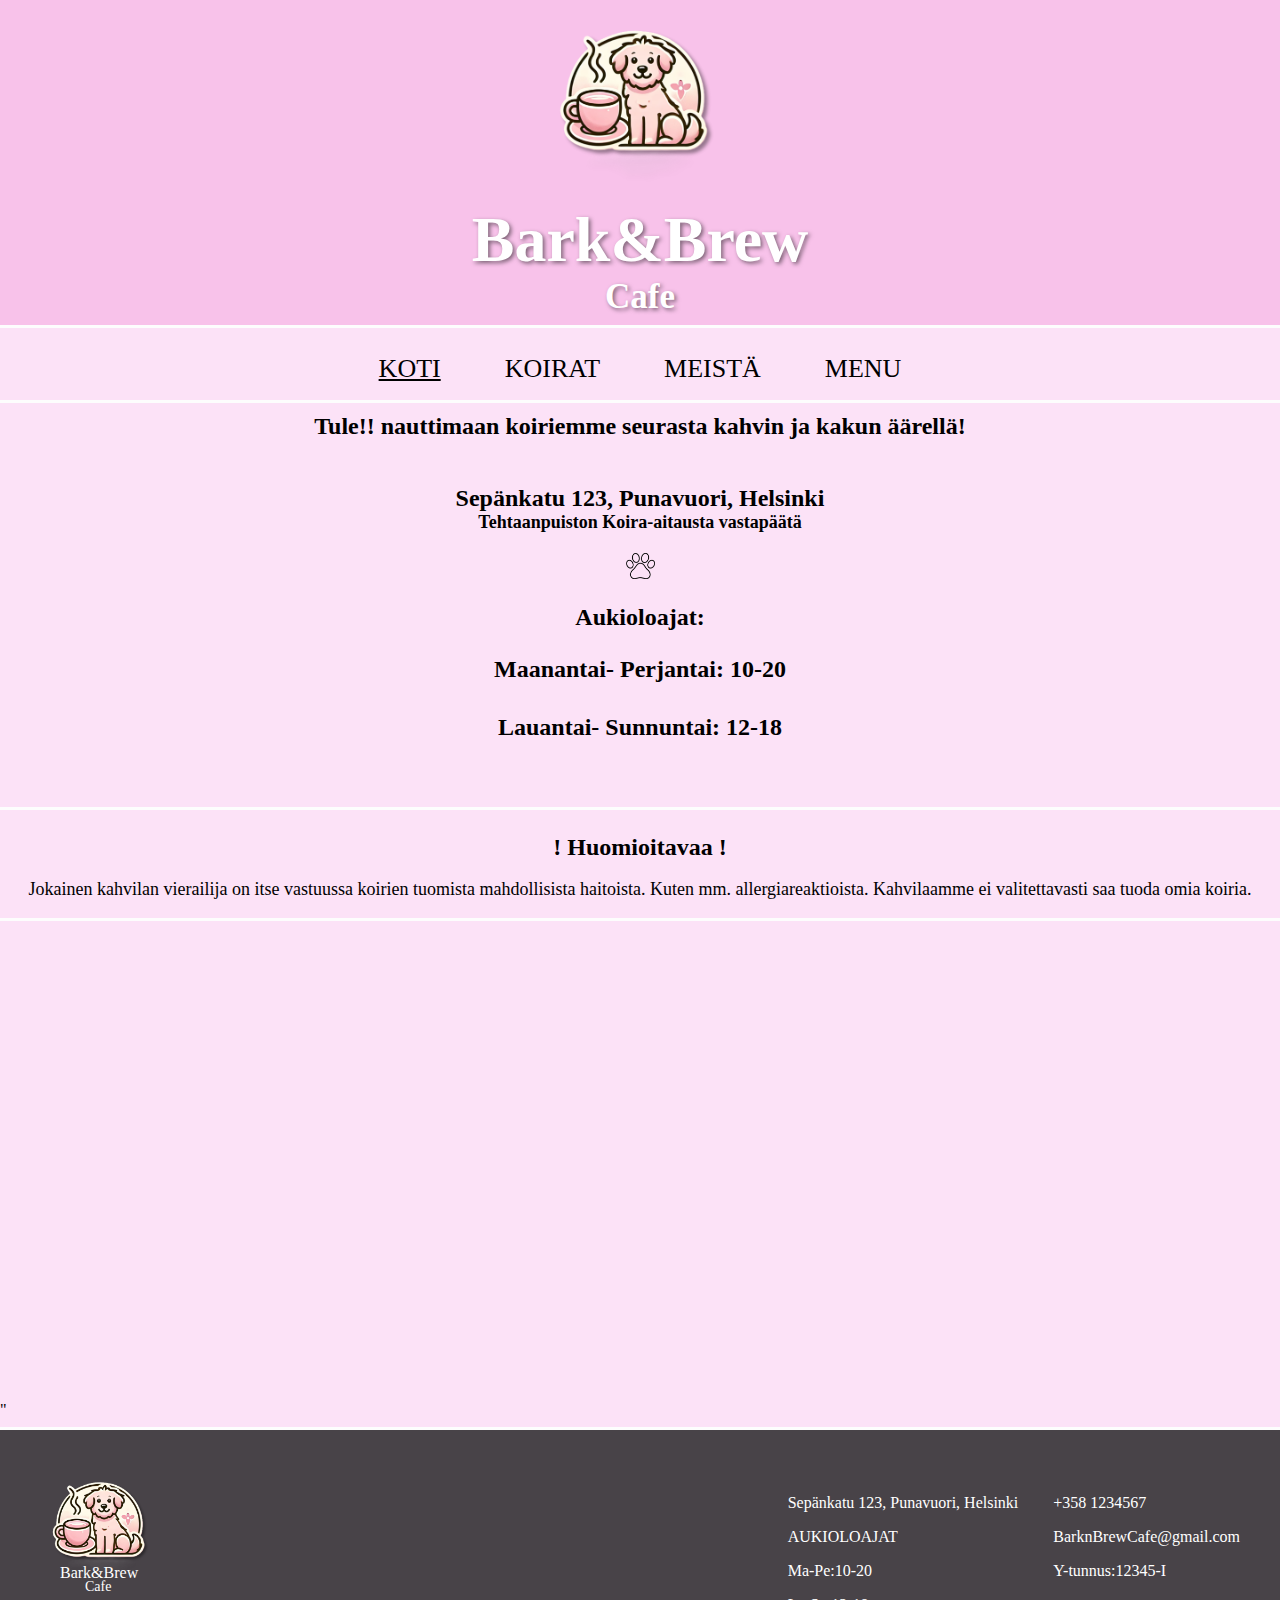
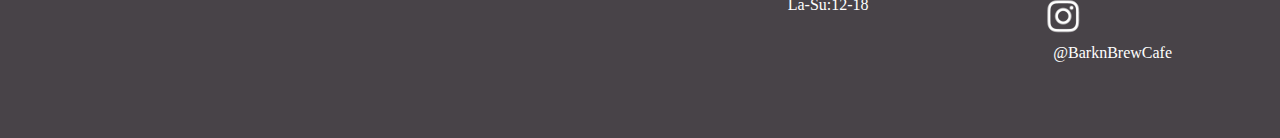
<file: BarknBrew Cafe/index.html>
<!DOCTYPE html>
<html lang="fi">
<head>
    <meta charset="UTF-8">
    <meta name="viewport" content="width=device-width, initial-scale=1.0">
    <title>Bark&Brew</title>
    <link rel="stylesheet" href="barknbrew.css">
</head>
<body>
    <header>
        <img src="barknbrewlogo2.png"alt="barknbrewlogo2" class="logo">
        <h1>Bark&amp;Brew</h1>
        <h2 class="cafe">Cafe</h2>
        <hr>
      </header>
  
      <nav>
        <p class="nav">
          <center>
            <a style="font-size: 26px;"href=""class="active">KOTI</a>
            &nbsp;&nbsp;&nbsp;&nbsp;&nbsp;&nbsp;&nbsp;&nbsp; &nbsp;&nbsp;&nbsp;&nbsp;&nbsp;
            <a style="font-size: 26px;" href="">KOIRAT</a>
            &nbsp;&nbsp;&nbsp;&nbsp;&nbsp;&nbsp;&nbsp;&nbsp; &nbsp;&nbsp;&nbsp;&nbsp;&nbsp;
            <a style="font-size: 26px;"href="">MEISTÄ</a>
            &nbsp;&nbsp;&nbsp;&nbsp;&nbsp;&nbsp;&nbsp;&nbsp; &nbsp;&nbsp;&nbsp;&nbsp;&nbsp;
            <a style="font-size: 26px;"href="">MENU</a>
          </center>
        </p>
      </nav>
      <hr>


    <h2 class="tervetuloa">Tule!! nauttimaan koiriemme seurasta kahvin ja kakun äärellä! </h2>
 <h2>Sepänkatu 123, Punavuori, Helsinki</h2>
<h3 class="teht">Tehtaanpuiston Koira-aitausta vastapäätä</h3>

<img src="paw2.png" alt="koiran tassu" class="paw">

    <h5 class="auki">Aukioloajat:</h5>
    <h5 class="mape">Maanantai- Perjantai:  10-20</h5>
    <h5 class="lasu">Lauantai- Sunnuntai: 12-18</h5>

    &nbsp;
    &nbsp;
</section>

<section class="section">
<hr>
    <h3>! Huomioitavaa !</h3>
    <p class="huom">Jokainen kahvilan vierailija on itse vastuussa koirien tuomista mahdollisista haitoista. Kuten mm. allergiareaktioista. Kahvilaamme ei valitettavasti saa tuoda omia koiria.</p>
    <hr>
</section>
    <div class="row">
    &nbsp;
    <iframe src="https://www.google.com/maps/embed?pb=!1m18!1m12!1m3!1d1063.9289560792722!2d24.936566113333583!3d60.15818839549972!2m3!1f0!2f0!3f0!3m2!1i1024!2i768!4f13.1!3m3!1m2!1s0x46920bb6edcf86a1%3A0xbfea0bf8d2d58d35!2sTehtaanpuiston%20koira-aitaus!5e0!3m2!1sfi!2sfi!4v1727865669728!5m2!1sfi!2sfi" width="600" height="450" style="border:0;" allowfullscreen="" loading="lazy" referrerpolicy="no-referrer-when-downgrade"></iframe>"



    


 <footer>
  <hr>
  <div class=" footercontainer">

<div class="footerinformation">   

<p>+358 1234567 </p>
<p>BarknBrewCafe@gmail.com</p>
<p>Y-tunnus:12345-I</p> 
<img class="iglogo" src="iglogo3.png" alt="iglogo">
 &nbsp;
<p class="username">@BarknBrewCafe</p>

       </div> 
      
    <footer>
    <div class="footermedia">
        <img class="footerlogo"src="barknbrewlogo2.png" alt="barknbrewlogo2">
        <p class="bnb">Bark&Brew</p>
        <p class="bnb2">Cafe</p>
    </div>

    <div class="aukiolofooter">
        <p>Sepänkatu 123, Punavuori, Helsinki</p>
    <p>AUKIOLOAJAT</p>
        <p>Ma-Pe:10-20</p>
        <p>La-Su:12-18</p>
    </div>

 </div>
    </footer>
</body>
</html>
</file>
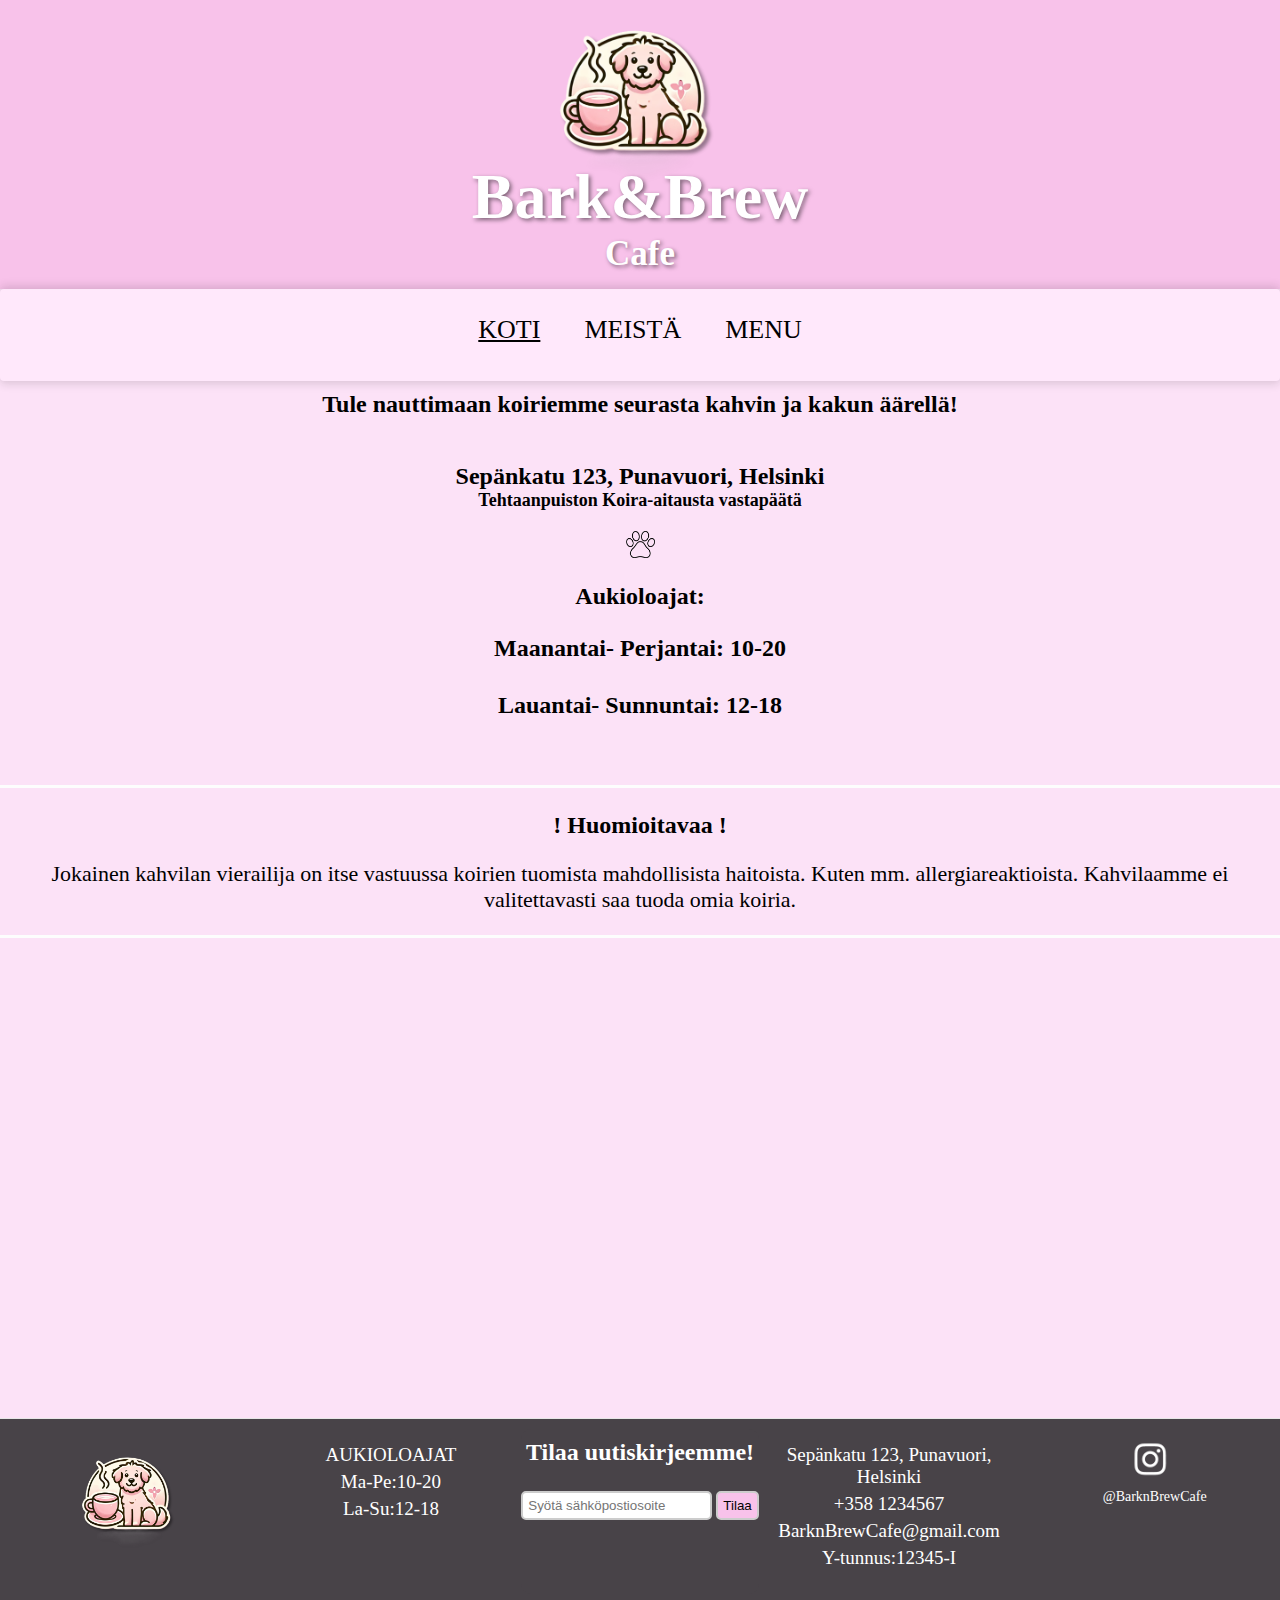
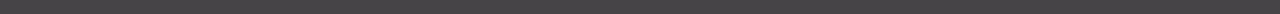
<file: BarknBrewCafe/index.html>
<!DOCTYPE html>
<html lang="fi">
<head>
    <meta charset="UTF-8">
    <meta name="viewport" content="width=device-width, initial-scale=1.0">
    <title>Bark&ampBrew Cafe</title>
    <link rel="stylesheet" href="barknbrew.css">
    <link rel="icon" href="barknbrewlogo.png" type="image/png">
</head>
<body>
    <header>
        <img src="barknbrewlogo2.png"alt="barknbrewlogo2" class="logo">
        <h1>Bark&amp;Brew</h1>
        <h2 class="cafe">Cafe</h2>
      </header>
  
      <nav>
        <p class="nav">
            <a style="font-size: 26px;"href="https://bhq683.github.io/BarknBrewCafe/"class="active">KOTI</a>
            <a style="font-size: 26px;"href="https://bhq683.github.io/BarknBrewCafe/meista.html">MEISTÄ</a>
            <a style="font-size: 26px;"href="https://bhq683.github.io/BarknBrewCafe/menu.html">MENU</a>
        </p>
      </nav>

      <div id="clock" class="clock"></div> <!-- Tämä on kellon elementti -->
    <h2 class="tervetuloa">Tule nauttimaan koiriemme seurasta kahvin ja kakun äärellä! </h2>
 <h2>Sepänkatu 123, Punavuori, Helsinki</h2>
<h3 class="teht">Tehtaanpuiston Koira-aitausta vastapäätä</h3>
<img src="paw2.png" alt="koiran tassu" class="paw">

    <h5 class="auki">Aukioloajat:</h5>
    <h5 class="mape">Maanantai- Perjantai:  10-20</h5>
    <h5 class="lasu">Lauantai- Sunnuntai: 12-18</h5>

    &nbsp;
    &nbsp;
</section>

<script src="script.js"></script>
<section class="section">

<hr>
    <h3>! Huomioitavaa !</h3>
    <p class="huom">Jokainen kahvilan vierailija on itse vastuussa koirien tuomista mahdollisista haitoista. Kuten mm. allergiareaktioista. Kahvilaamme ei valitettavasti saa tuoda omia koiria.</p>
    <hr>
</section>

    <div class="row">
    &nbsp;
    <iframe src="https://www.google.com/maps/embed?pb=!1m18!1m12!1m3!1d1063.9289560792722!2d24.936566113333583!3d60.15818839549972!2m3!1f0!2f0!3f0!3m2!1i1024!2i768!4f13.1!3m3!1m2!1s0x46920bb6edcf86a1%3A0xbfea0bf8d2d58d35!2sTehtaanpuiston%20koira-aitaus!5e0!3m2!1sfi!2sfi!4v1727865669728!5m2!1sfi!2sfi" 
    width="600" height="450" style="border:0;" allowfullscreen="" loading="lazy" referrerpolicy="no-referrer-when-downgrade"></iframe>
 
    <footer>
      <div class="footer-section footer media">
          <img class="footerlogo"src="barknbrewlogo2.png" alt="barknbrewlogo2">
      </div>
      <div class="footer-section aukiolofooter">
          <p>AUKIOLOAJAT</p>
          <p>Ma-Pe:10-20</p>
          <p>La-Su:12-18</p>
      </div>

      <div class="newsletter">
        <h2>Tilaa uutiskirjeemme!</h2>
        <form id="newsletterForm">
            <input type="email" id="email" placeholder="Syötä sähköpostiosoite" required>
            <button type="submit">Tilaa</button>
        </form>
        <div id="message"></div>
    </div>
    <script src="script.js"></script>
      <div class="footer-section footerinformation">
          <p>Sepänkatu 123, Punavuori, Helsinki</p>
          <p>+358 1234567 </p>
          <p>BarknBrewCafe@gmail.com</p>
          <p>Y-tunnus:12345-I</p> 
      </div>
      <div class="footer-section footerinstagram">
          <img class="iglogo" src="iglogo3.png" alt="iglogo">
          <p class="username">@BarknBrewCafe</p>
      </div>
     
  </footer>
  <script src="script.js"></script>
</body>
</html>
</file>
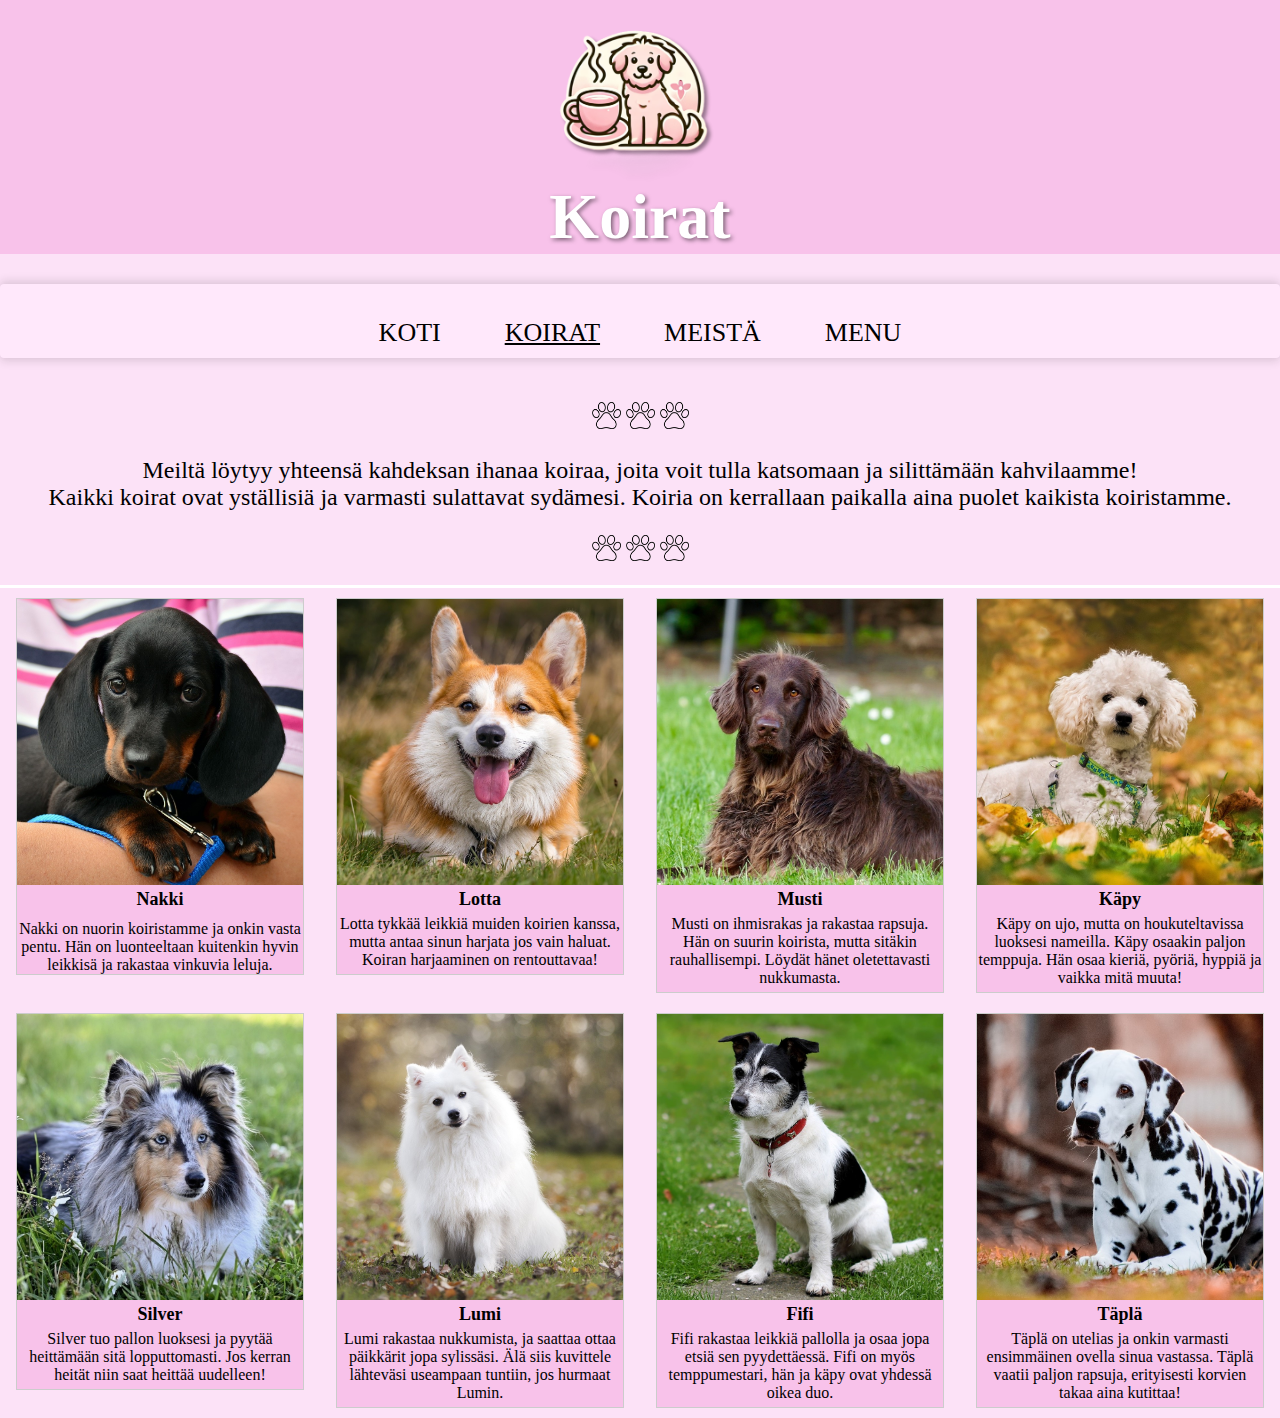
<file: BarknBrew Cafe/koirat.html>
<!DOCTYPE html>
<html lang="fi">
<head>
    <meta charset="UTF-8">
    <meta name="viewport" content="width=device-width, initial-scale=1.0">
    <title>Dogs</title>
    <link rel="stylesheet" href="styledogs.css">

</head>
<body>
    <header>
      <img src="barknbrewlogo2.png"alt="barknbrewlogo2" class="logo">
      <h1>Koirat</h1>
    </header>
    <nav>
      <p class="nav">
        <center>
          <a style="font-size: 26px;"href="https://bhq679.github.io/BarknBrewCafe/">KOTI</a>
          &nbsp;&nbsp;&nbsp;&nbsp;&nbsp;&nbsp;&nbsp;&nbsp; &nbsp;&nbsp;&nbsp;&nbsp;&nbsp;
          <a style="font-size: 26px;" href="https://bhq679.github.io/BarknBrewCafe/koirat.html" class="active" >KOIRAT</a>
          &nbsp;&nbsp;&nbsp;&nbsp;&nbsp;&nbsp;&nbsp;&nbsp; &nbsp;&nbsp;&nbsp;&nbsp;&nbsp;
          <a style="font-size: 26px;"href="https://bhq679.github.io/BarknBrewCafe/meista.html">MEISTÄ</a>
          &nbsp;&nbsp;&nbsp;&nbsp;&nbsp;&nbsp;&nbsp;&nbsp; &nbsp;&nbsp;&nbsp;&nbsp;&nbsp;
          <a style="font-size: 26px;"href="https://bhq679.github.io/BarknBrewCafe/menu.html">MENU</a>
        </center>
      </nav>
      </p>
    <img src="paw2.png" alt="koiran tassu" class="paw">
    <img src="paw2.png" alt="koiran tassu" class="paw">
    <img src="paw2.png" alt="koiran tassu" class="paw">

    <p> Meiltä löytyy yhteensä kahdeksan ihanaa koiraa,
      joita voit tulla katsomaan ja silittämään kahvilaamme!<br>
      Kaikki koirat ovat yställisiä ja varmasti sulattavat sydämesi.
     Koiria on kerrallaan paikalla aina puolet kaikista koiristamme.
    </p>
    <img src="paw2.png" alt="koiran tassu" class="paw2">
    <img src="paw2.png" alt="koiran tassu" class="paw2">
    <img src="paw2.png" alt="koiran tassu" class="paw2">
    <hr>

    <div class="responsive">
        <div class="gallery">
            <img src="koira1.jpg" alt="koira1" width="400" height="400">
          <div class="nimi"> Nakki</div>
          <div class="desc"></div> Nakki on nuorin koiristamme 
            ja onkin vasta pentu. Hän on luonteeltaan kuitenkin hyvin leikkisä 
          ja rakastaa vinkuvia leluja. </div>
        </div>
      </div>
      
      
      <div class="responsive">
        <div class="gallery">
            <img src="koira2.jpg" alt="koira2" width="400" height="400">
          <div class="nimi"> Lotta</div>
          <div class="desc"> Lotta tykkää leikkiä muiden koirien kanssa,
             mutta antaa sinun harjata jos vain haluat.
              Koiran harjaaminen on rentouttavaa!</div>
        </div>
      </div>

      <div class="responsive">
        <div class="gallery">
            <img src="koira3.jpg" alt="koira3" width="400" height="400">
          <div class="nimi"> Musti</div>
          <div class="desc"> Musti on ihmisrakas ja rakastaa rapsuja.
          Hän on suurin koirista, mutta sitäkin rauhallisempi.
        Löydät hänet oletettavasti nukkumasta.</div>
        </div>
      </div>
  
      <div class="responsive">
        <div class="gallery">
            <img src="koira4.jpg" alt="koira4" width="400" height="400">
          <div class="nimi"> Käpy</div>
          <div class="desc"> Käpy on ujo, mutta on houkuteltavissa
             luoksesi nameilla. Käpy osaakin paljon temppuja.
            Hän osaa kieriä, pyöriä, hyppiä ja vaikka mitä muuta!</div>
        </div>
      </div>

      <div class="responsive">
        <div class="gallery">
            <img src="koira5.jpg" alt="koira5" width="400" height="400">
          <div class="nimi"> Silver</div>
          <div class="desc"> Silver tuo pallon luoksesi
             ja pyytää heittämään sitä lopputtomasti.
              Jos kerran heität niin saat heittää uudelleen!</div>
        </div>
      </div>

      <div class="responsive">
        <div class="gallery">
            <img src="koira6.jpg" alt="koira6" width="400" height="400">
          <div class="nimi"> Lumi</div>
          <div class="desc">Lumi rakastaa nukkumista,
             ja saattaa ottaa päikkärit jopa sylissäsi.
             Älä siis kuvittele lähteväsi useampaan tuntiin, jos hurmaat
            Lumin.</div>
        </div>
      </div>

      <div class="responsive">
        <div class="gallery">
            <img src="koira7.jpg" alt="koira7" width="400" height="400">
          <div class="nimi"> Fifi</div>
          <div class="desc"> Fifi rakastaa leikkiä pallolla
             ja osaa jopa etsiä sen pyydettäessä. Fifi on myös temppumestari,
             hän ja käpy ovat yhdessä oikea duo.
             </div>
        </div>
      </div>

      <div class="responsive">
        <div class="gallery">
            <img src="koira8.jpg" alt="koira8" width="400" height="400">
          <div class="nimi"> Täplä</div>
          <div class="desc">Täplä on utelias
             ja onkin varmasti ensimmäinen ovella sinua vastassa.
            Täplä vaatii paljon rapsuja, erityisesti korvien takaa
          aina kutittaa!</div>
        </div>
      </div>
</body>
</html>
</file>
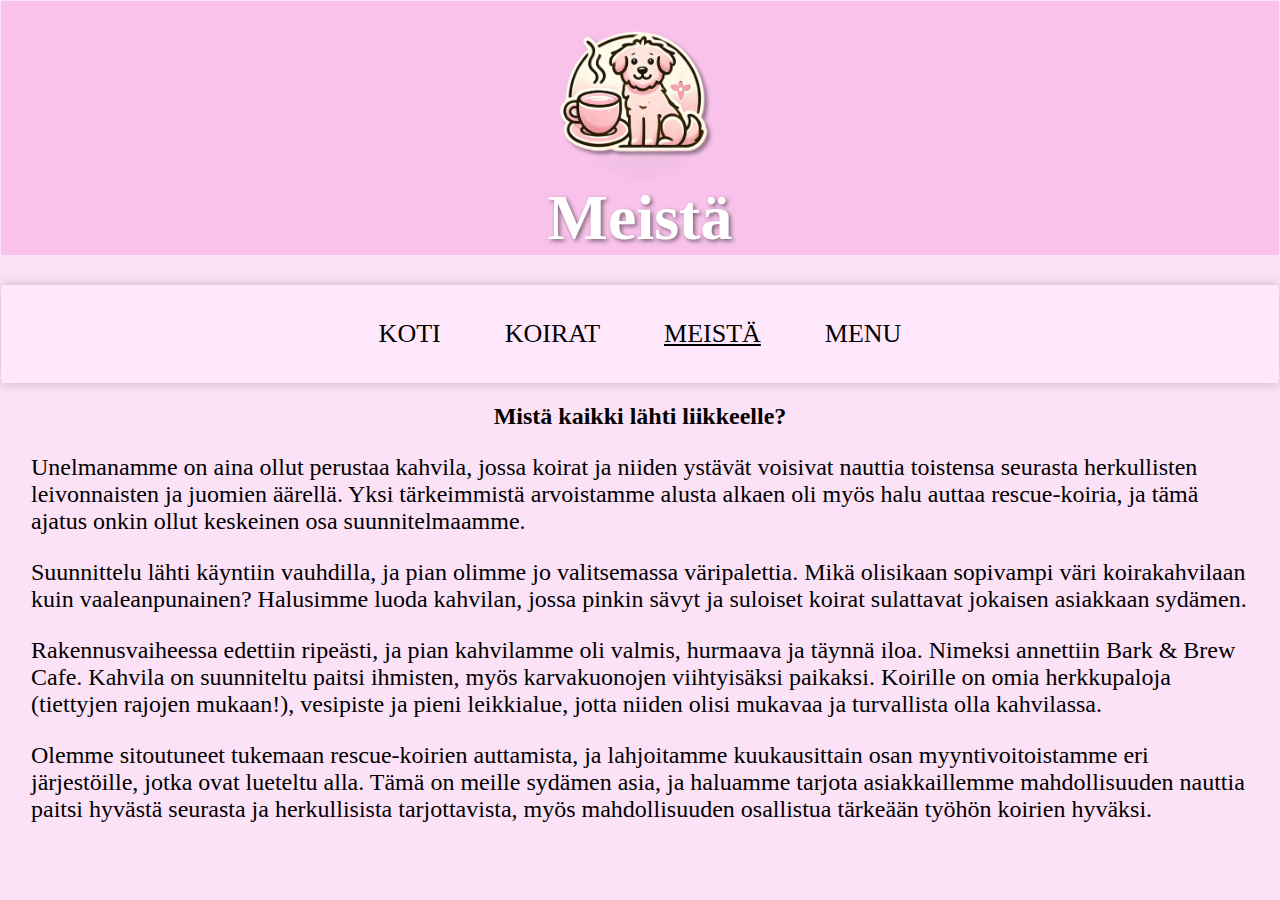
<file: BarknBrew Cafe/meista.html>
<!DOCTYPE html>
<html lang="fi">
<head>
    <meta charset="UTF-8">
    <meta name="viewport" content="width=device-width, initial-scale=1.0">
    <title>Meistä</title>
    <link rel="stylesheet" href="stylemeista.css">
</head>
<body>
    <header>
        <img src="barknbrewlogo2.png"alt="barknbrewlogo2" class="logo">
        <h1>Meistä</h1>
      </header>
  
      <nav>
        <p class="nav">
          <center>
            <a style="font-size: 26px;"href="https://bhq679.github.io/BarknBrewCafe/">KOTI</a>
            &nbsp;&nbsp;&nbsp;&nbsp;&nbsp;&nbsp;&nbsp;&nbsp; &nbsp;&nbsp;&nbsp;&nbsp;&nbsp;
            <a style="font-size: 26px;" href="https://bhq679.github.io/BarknBrewCafe/koirat.html">KOIRAT</a>
            &nbsp;&nbsp;&nbsp;&nbsp;&nbsp;&nbsp;&nbsp;&nbsp; &nbsp;&nbsp;&nbsp;&nbsp;&nbsp;
            <a style="font-size: 26px;"href="https://bhq679.github.io/BarknBrewCafe/meista.html"class="active">MEISTÄ</a>
            &nbsp;&nbsp;&nbsp;&nbsp;&nbsp;&nbsp;&nbsp;&nbsp; &nbsp;&nbsp;&nbsp;&nbsp;&nbsp;
            <a style="font-size: 26px;"href="https://bhq679.github.io/BarknBrewCafe/menu.html">MENU</a>
          </center>
        </p>
      </nav>


 <h2>Mistä kaikki lähti liikkeelle?</h2>
 <p>Unelmanamme on aina ollut perustaa kahvila,
   jossa koirat ja niiden ystävät voisivat nauttia toistensa seurasta herkullisten leivonnaisten
    ja juomien äärellä. Yksi tärkeimmistä arvoistamme alusta alkaen oli myös halu auttaa rescue-koiria,
     ja tämä ajatus onkin ollut keskeinen osa suunnitelmaamme.
 </p>
 <p>Suunnittelu lähti käyntiin vauhdilla, ja pian olimme jo valitsemassa väripalettia.
   Mikä olisikaan sopivampi väri koirakahvilaan kuin vaaleanpunainen? Halusimme luoda kahvilan,
    jossa pinkin sävyt ja suloiset koirat sulattavat jokaisen asiakkaan sydämen.
 </p>
<p> Rakennusvaiheessa edettiin ripeästi, ja pian kahvilamme oli valmis, hurmaava
   ja täynnä iloa. Nimeksi annettiin Bark & Brew Cafe. Kahvila on suunniteltu paitsi ihmisten, myös karvakuonojen viihtyisäksi paikaksi.
    Koirille on omia herkkupaloja (tiettyjen rajojen mukaan!), vesipiste ja pieni leikkialue, jotta
    niiden olisi mukavaa ja turvallista olla kahvilassa.
   </p>
<p> Olemme sitoutuneet tukemaan rescue-koirien auttamista,
   ja lahjoitamme kuukausittain osan myyntivoitoistamme eri järjestöille, jotka ovat lueteltu alla. 
   Tämä on meille sydämen asia, ja haluamme tarjota asiakkaillemme mahdollisuuden nauttia paitsi
    hyvästä seurasta ja herkullisista tarjottavista, myös mahdollisuuden osallistua
     tärkeään työhön koirien hyväksi. </p>

</body>
</html>
</file>
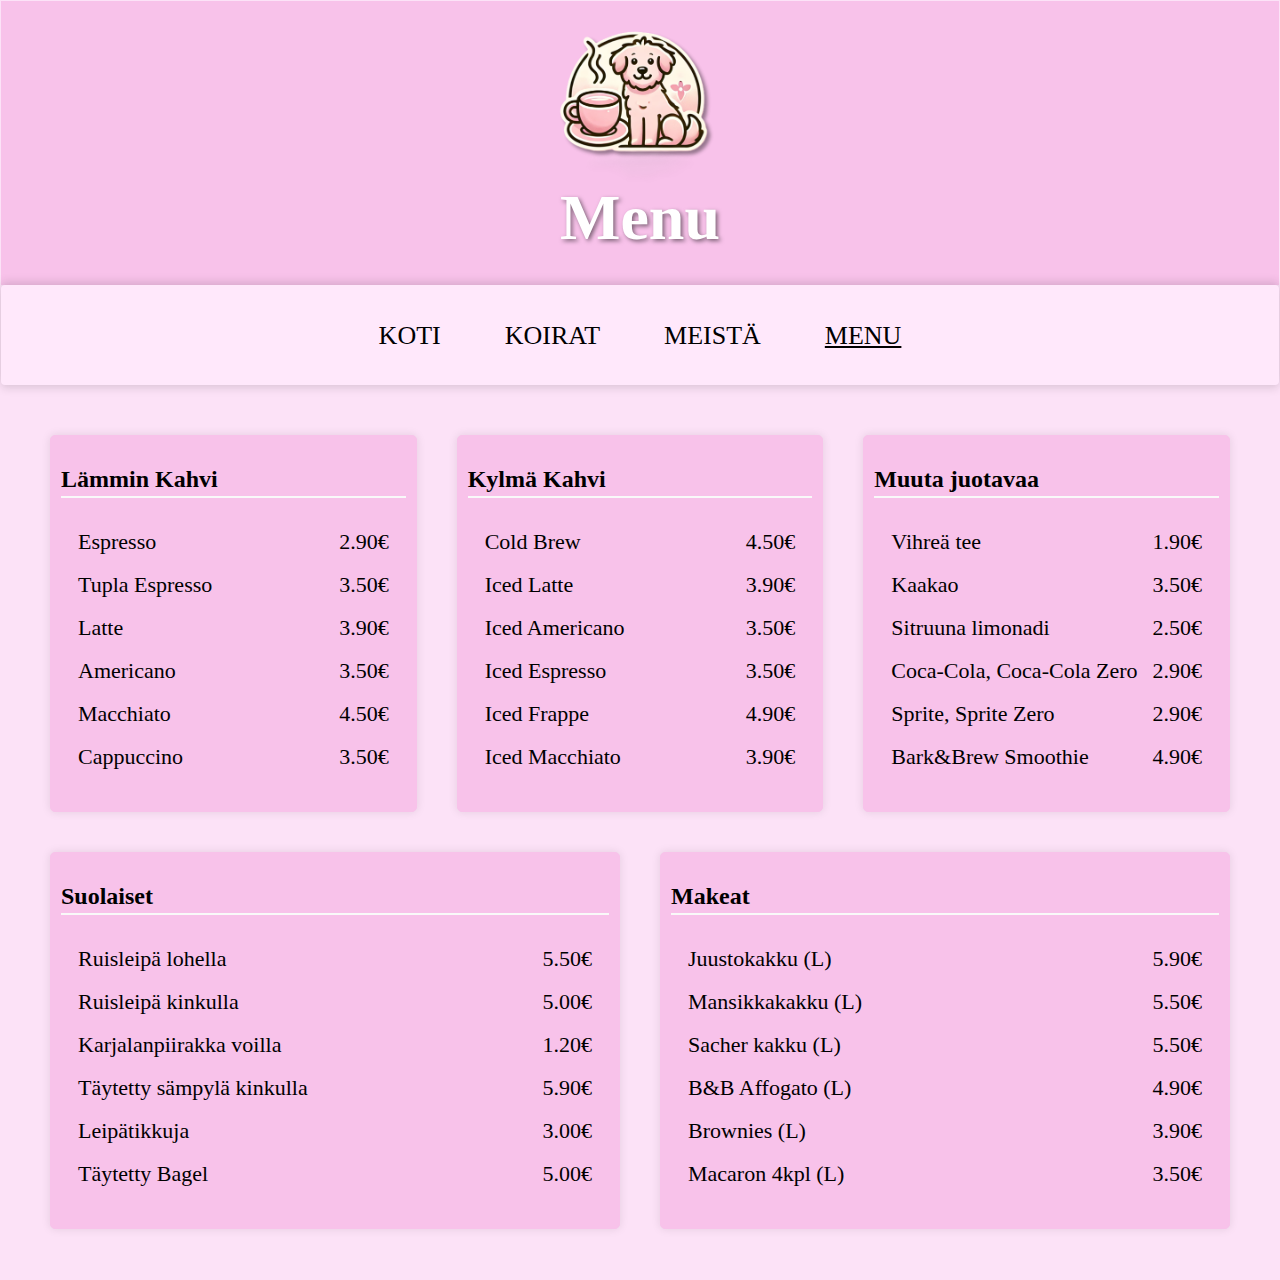
<file: BarknBrew Cafe/menu.html>
<!DOCTYPE html>
<html lang="fi">
<head>
    <meta charset="UTF-8">
    <meta name="viewport" content="width=device-width, initial-scale=1.0">
    <title>Menu</title>
    <link rel="stylesheet" href="stylemenu.css">
    <link rel="icon" href="barknbrewlogo.png" type="image/png">
</head>
<body>
    <header>
        <img src="barknbrewlogo2.png" alt="Bark & Brew Logo">
        <h1>Menu</h1>
        <hr>
    </header>

    <nav>
        <p class="nav">
            <center>
                <a style="font-size: 26px;" href="https://bhq679.github.io/BarknBrewCafe/">KOTI</a>
                &nbsp;&nbsp;&nbsp;&nbsp;&nbsp;&nbsp;&nbsp;&nbsp; &nbsp;&nbsp;&nbsp;&nbsp;&nbsp;
                <a style="font-size: 26px;" href="https://bhq679.github.io/BarknBrewCafe/koirat.html">KOIRAT</a>
                &nbsp;&nbsp; &nbsp;&nbsp;&nbsp;&nbsp;&nbsp;&nbsp;&nbsp;&nbsp;&nbsp;&nbsp;&nbsp;
                <a style="font-size: 26px;" href="https://bhq679.github.io/BarknBrewCafe/meista.html">MEISTÄ</a>
                &nbsp;&nbsp; &nbsp;&nbsp;&nbsp;&nbsp;&nbsp;&nbsp;&nbsp;&nbsp;&nbsp;&nbsp;&nbsp;
                <a style="font-size: 26px;"  href=https://bhq679.github.io/BarknBrewCafe/menu.html  class="active">MENU</a>
            </center>
        </p>
    </nav>
    
    <hr>

    <div class="menu-container">
        <div class="menu-section">
            <h2>Lämmin Kahvi</h2>
            <ul>
                <li>Espresso <span>2.90€</span></li>
                <li>Tupla Espresso <span>3.50€</span></li>
                <li>Latte <span>3.90€</span></li>
                <li>Americano <span>3.50€</span></li>
                <li>Macchiato <span>4.50€</span></li>
                <li>Cappuccino <span>3.50€</span></li>
            </ul>
        </div>
        <div class="menu-section">
            <h2>Kylmä Kahvi</h2>
            <ul>
                <li>Cold Brew <span>4.50€</span></li>
                <li>Iced Latte <span>3.90€</span></li>
                <li>Iced Americano <span>3.50€</span></li>
                <li>Iced Espresso <span>3.50€</span></li>
                <li>Iced Frappe <span>4.90€</span></li>
                <li>Iced Macchiato <span>3.90€</span></li>
            </ul>
        </div>
        <div class="menu-section">
            <h2>Muuta juotavaa</h2>
            <ul>
                <li>Vihreä tee <span>1.90€</span></li>
                <li>Kaakao <span>3.50€</span></li>
                <li>Sitruuna limonadi <span>2.50€</span></li>
                <li>Coca-Cola, Coca-Cola Zero <span>2.90€</span></li>
                <li>Sprite, Sprite Zero <span>2.90€</span></li>
                <li>Bark&Brew Smoothie <span>4.90€</span></li>
            </ul>
        </div>
        <div class="menu-section">
            <h2>Suolaiset</h2>
            <ul>
                <li>Ruisleipä lohella <span>5.50€</span></li>
                <li>Ruisleipä kinkulla <span>5.00€</span></li>
                <li>Karjalanpiirakka voilla <span>1.20€</span></li>
                <li>Täytetty sämpylä kinkulla <span>5.90€</span></li>
                <li>Leipätikkuja <span>3.00€</span></li>
                <li>Täytetty Bagel <span>5.00€</span></li>
            </ul>
        </div>
        <div class="menu-section">
            <h2>Makeat</h2>
            <ul>
                <li>Juustokakku (L) <span>5.90€</span></li>
                <li>Mansikkakakku (L) <span>5.50€</span></li>
                <li>Sacher kakku (L) <span>5.50€</span></li>
                <li>B&B Affogato (L) <span>4.90€</span></li>
                <li>Brownies (L) <span>3.90€</span></li>
                <li>Macaron 4kpl (L) <span>3.50€</span></li>
            </ul>
        </div>
    </div>
</body>
</html>
</file>
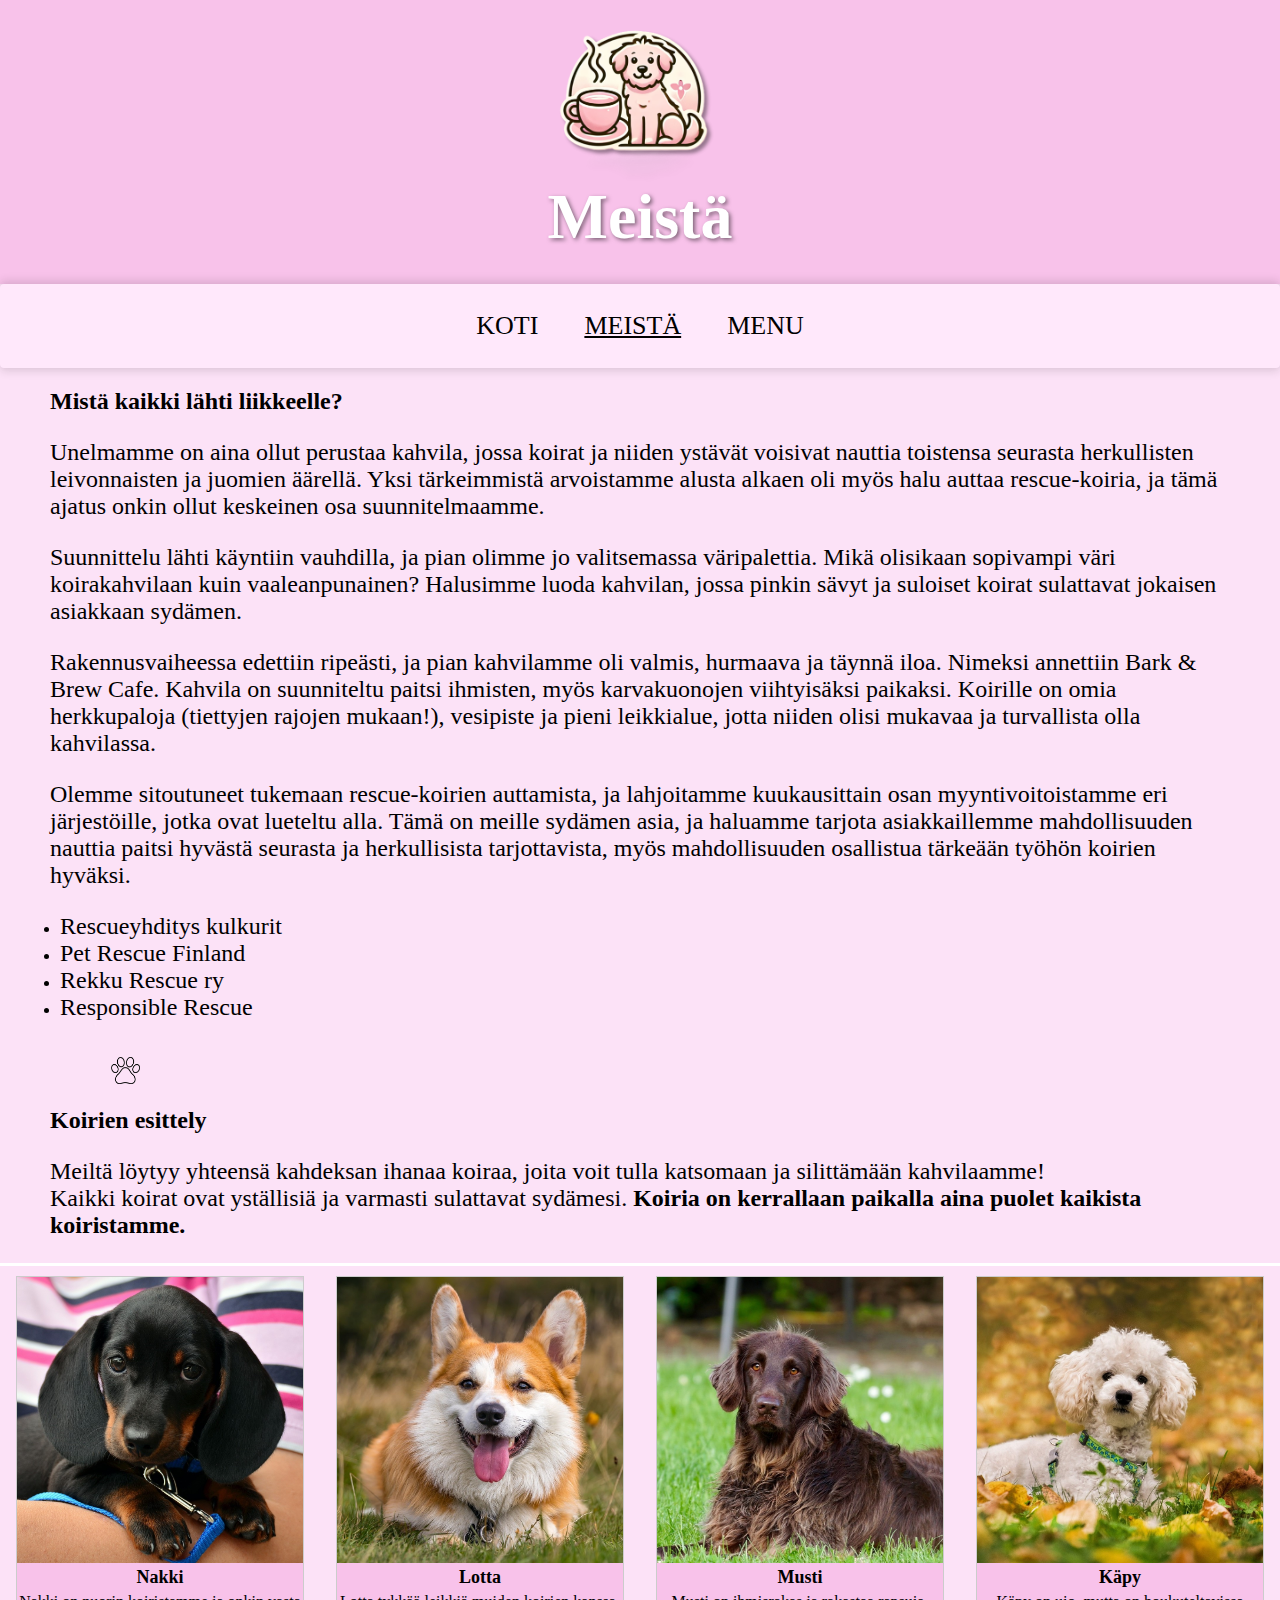
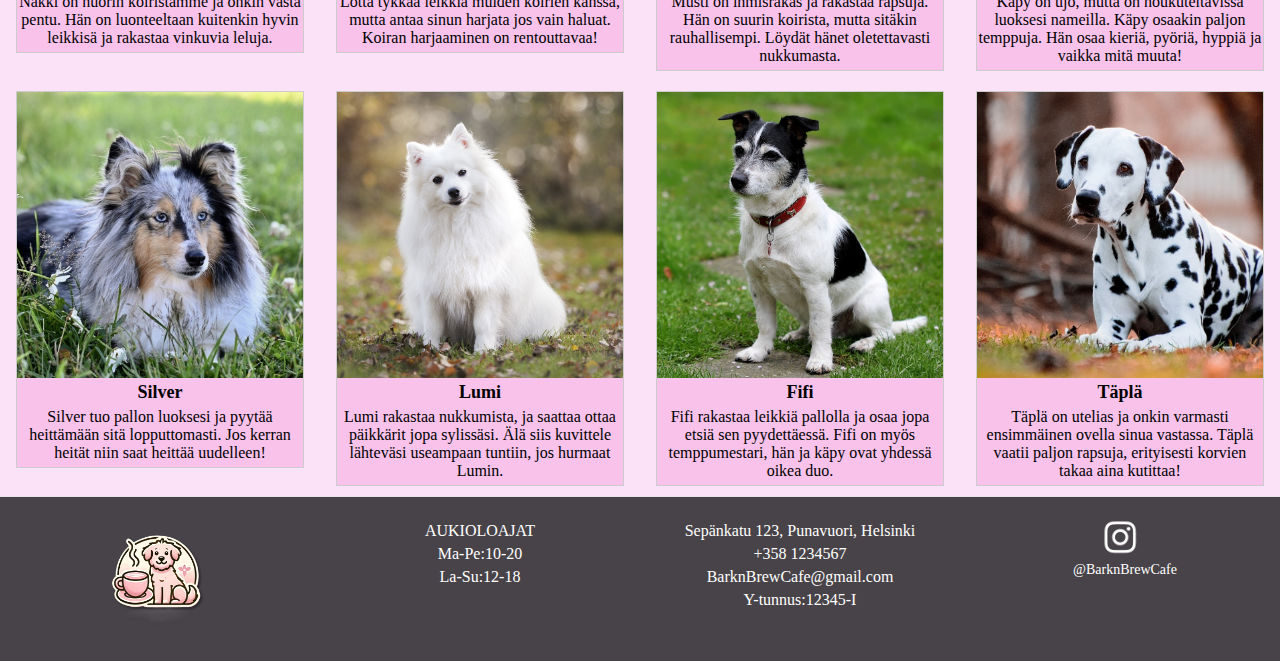
<file: BarknBrewCafe/meista.html>
<!DOCTYPE html>
<html lang="fi">
<head>
    <meta charset="UTF-8">
    <meta name="viewport" content="width=device-width, initial-scale=1.0">
    <title>Meistä</title>
    <link rel="stylesheet" href="stylemeista.css">
    <link rel="icon" href="barknbrewlogo.png" type="image/png">

</head>
<body>
    <header>
      <img src="barknbrewlogo2.png"alt="barknbrewlogo2" class="logo">
      <h1>Meistä</h1>
    </header>

    <nav>
        <p class="nav">
                <a style="font-size: 26px;"href="https://bhq683.github.io/BarknBrewCafe/">KOTI</a>
                <a style="font-size: 26px;"href="https://bhq683.github.io/BarknBrewCafe/meista.html" class="active">MEISTÄ</a>
                <a style="font-size: 26px;"href="https://bhq683.github.io/BarknBrewCafe/menu.html">MENU</a>
        </p>
    </nav>

    <main>

    <h2 class="otsikko">Mistä kaikki lähti liikkeelle?</h2>
    <p>Unelmamme on aina ollut perustaa kahvila,
      jossa koirat ja niiden ystävät voisivat nauttia toistensa seurasta herkullisten leivonnaisten
       ja juomien äärellä. Yksi tärkeimmistä arvoistamme alusta alkaen oli myös halu auttaa rescue-koiria,
        ja tämä ajatus onkin ollut keskeinen osa suunnitelmaamme.
    </p>
    <p>Suunnittelu lähti käyntiin vauhdilla, ja pian olimme jo valitsemassa väripalettia.
      Mikä olisikaan sopivampi väri koirakahvilaan kuin vaaleanpunainen? Halusimme luoda kahvilan,
       jossa pinkin sävyt ja suloiset koirat sulattavat jokaisen asiakkaan sydämen.
    </p>
   <p> Rakennusvaiheessa edettiin ripeästi, ja pian kahvilamme oli valmis, hurmaava
      ja täynnä iloa. Nimeksi annettiin Bark & Brew Cafe. Kahvila on suunniteltu paitsi ihmisten, myös karvakuonojen viihtyisäksi paikaksi.
       Koirille on omia herkkupaloja (tiettyjen rajojen mukaan!), vesipiste ja pieni leikkialue, jotta
       niiden olisi mukavaa ja turvallista olla kahvilassa.
      </p>
   <p> Olemme sitoutuneet tukemaan rescue-koirien auttamista,
      ja lahjoitamme kuukausittain osan myyntivoitoistamme eri järjestöille, jotka ovat lueteltu alla. 
      Tämä on meille sydämen asia, ja haluamme tarjota asiakkaillemme mahdollisuuden nauttia paitsi
       hyvästä seurasta ja herkullisista tarjottavista, myös mahdollisuuden osallistua
        tärkeään työhön koirien hyväksi. </p>
       
     <ul>
       <li><a style="font-size: 24px;"href="https://kulkurit.fi/">Rescueyhditys kulkurit</a></li>
       <li><a style="font-size: 24px;"href="https://www.petrescuefin.fi/yhdistys/">Pet Rescue Finland</a></li>
       <li><a style="font-size: 24px;"href="https://rekkurescue.com/yhdistys/">Rekku Rescue ry</a></li>
       <li><a style="font-size: 24px;"href="https://responsiblerescue.fi/">Responsible Rescue</a></li>
     </ul>

     <img src="paw2.png" alt="koiran tassu" class="paw">

     <h2 class="otsikko">Koirien esittely</h2>
    <p> Meiltä löytyy yhteensä kahdeksan ihanaa koiraa,
      joita voit tulla katsomaan ja silittämään kahvilaamme!<br>
      Kaikki koirat ovat yställisiä ja varmasti sulattavat sydämesi.
     <strong>Koiria on kerrallaan paikalla aina puolet kaikista koiristamme.</strong>
    </p>

    <hr>

      <div class="responsive">
        <div class="gallery">
            <img src="koira1.jpg" alt="koira1" width="400" height="400">
          <div class="nimi"> Nakki</div>
          <div class="desc">Nakki on nuorin koiristamme 
            ja onkin vasta pentu. Hän on luonteeltaan kuitenkin hyvin leikkisä 
          ja rakastaa vinkuvia leluja.</div>
        </div>
      </div>
      
      
      <div class="responsive">
        <div class="gallery">
            <img src="koira2.jpg" alt="koira2" width="400" height="400">
          <div class="nimi"> Lotta</div>
          <div class="desc"> Lotta tykkää leikkiä muiden koirien kanssa,
             mutta antaa sinun harjata jos vain haluat.
              Koiran harjaaminen on rentouttavaa!</div>
        </div>
      </div>

      <div class="responsive">
        <div class="gallery">
            <img src="koira3.jpg" alt="koira3" width="400" height="400">
          <div class="nimi"> Musti</div>
          <div class="desc"> Musti on ihmisrakas ja rakastaa rapsuja.
          Hän on suurin koirista, mutta sitäkin rauhallisempi.
        Löydät hänet oletettavasti nukkumasta.</div>
        </div>
      </div>
  
      <div class="responsive">
        <div class="gallery">
            <img src="koira4.jpg" alt="koira4" width="400" height="400">
          <div class="nimi"> Käpy</div>
          <div class="desc"> Käpy on ujo, mutta on houkuteltavissa
             luoksesi nameilla. Käpy osaakin paljon temppuja.
            Hän osaa kieriä, pyöriä, hyppiä ja vaikka mitä muuta!</div>
        </div>
      </div>

      <div class="responsive">
        <div class="gallery">
            <img src="koira5.jpg" alt="koira5" width="400" height="400">
          <div class="nimi"> Silver</div>
          <div class="desc"> Silver tuo pallon luoksesi
             ja pyytää heittämään sitä lopputtomasti.
              Jos kerran heität niin saat heittää uudelleen!</div>
        </div>
      </div>

      <div class="responsive">
        <div class="gallery">
            <img src="koira6.jpg" alt="koira6" width="400" height="400">
          <div class="nimi"> Lumi</div>
          <div class="desc">Lumi rakastaa nukkumista,
             ja saattaa ottaa päikkärit jopa sylissäsi.
             Älä siis kuvittele lähteväsi useampaan tuntiin, jos hurmaat
            Lumin.</div>
        </div>
      </div>

      <div class="responsive">
        <div class="gallery">
            <img src="koira7.jpg" alt="koira7" width="400" height="400">
          <div class="nimi"> Fifi</div>
          <div class="desc"> Fifi rakastaa leikkiä pallolla
             ja osaa jopa etsiä sen pyydettäessä. Fifi on myös temppumestari,
             hän ja käpy ovat yhdessä oikea duo.
             </div>
        </div>
      </div>

      <div class="responsive">
        <div class="gallery">
            <img src="koira8.jpg" alt="koira8" width="400" height="400">
          <div class="nimi"> Täplä</div>
          <div class="desc">Täplä on utelias
             ja onkin varmasti ensimmäinen ovella sinua vastassa.
            Täplä vaatii paljon rapsuja, erityisesti korvien takaa
          aina kutittaa!</div>
        </div>
      </div>

    </main>

      <footer>
        <div class="footer-section footer media">
            <img class="footerlogo"src="barknbrewlogo2.png" alt="barknbrewlogo2">
        </div>
        <div class="footer-section aukiolofooter">
            <p>AUKIOLOAJAT</p>
            <p>Ma-Pe:10-20</p>
            <p>La-Su:12-18</p>
        </div>
        <div class="footer-section footerinformation">
            <p>Sepänkatu 123, Punavuori, Helsinki</p>
            <p>+358 1234567 </p>
            <p>BarknBrewCafe@gmail.com</p>
            <p>Y-tunnus:12345-I</p> 
        </div>
        <div class="footer-section footerinstagram">
            <img class="iglogo" src="iglogo3.png" alt="iglogo">
            <p class="username">@BarknBrewCafe</p>
        </div>
    </footer>

</body>
</html>
</file>
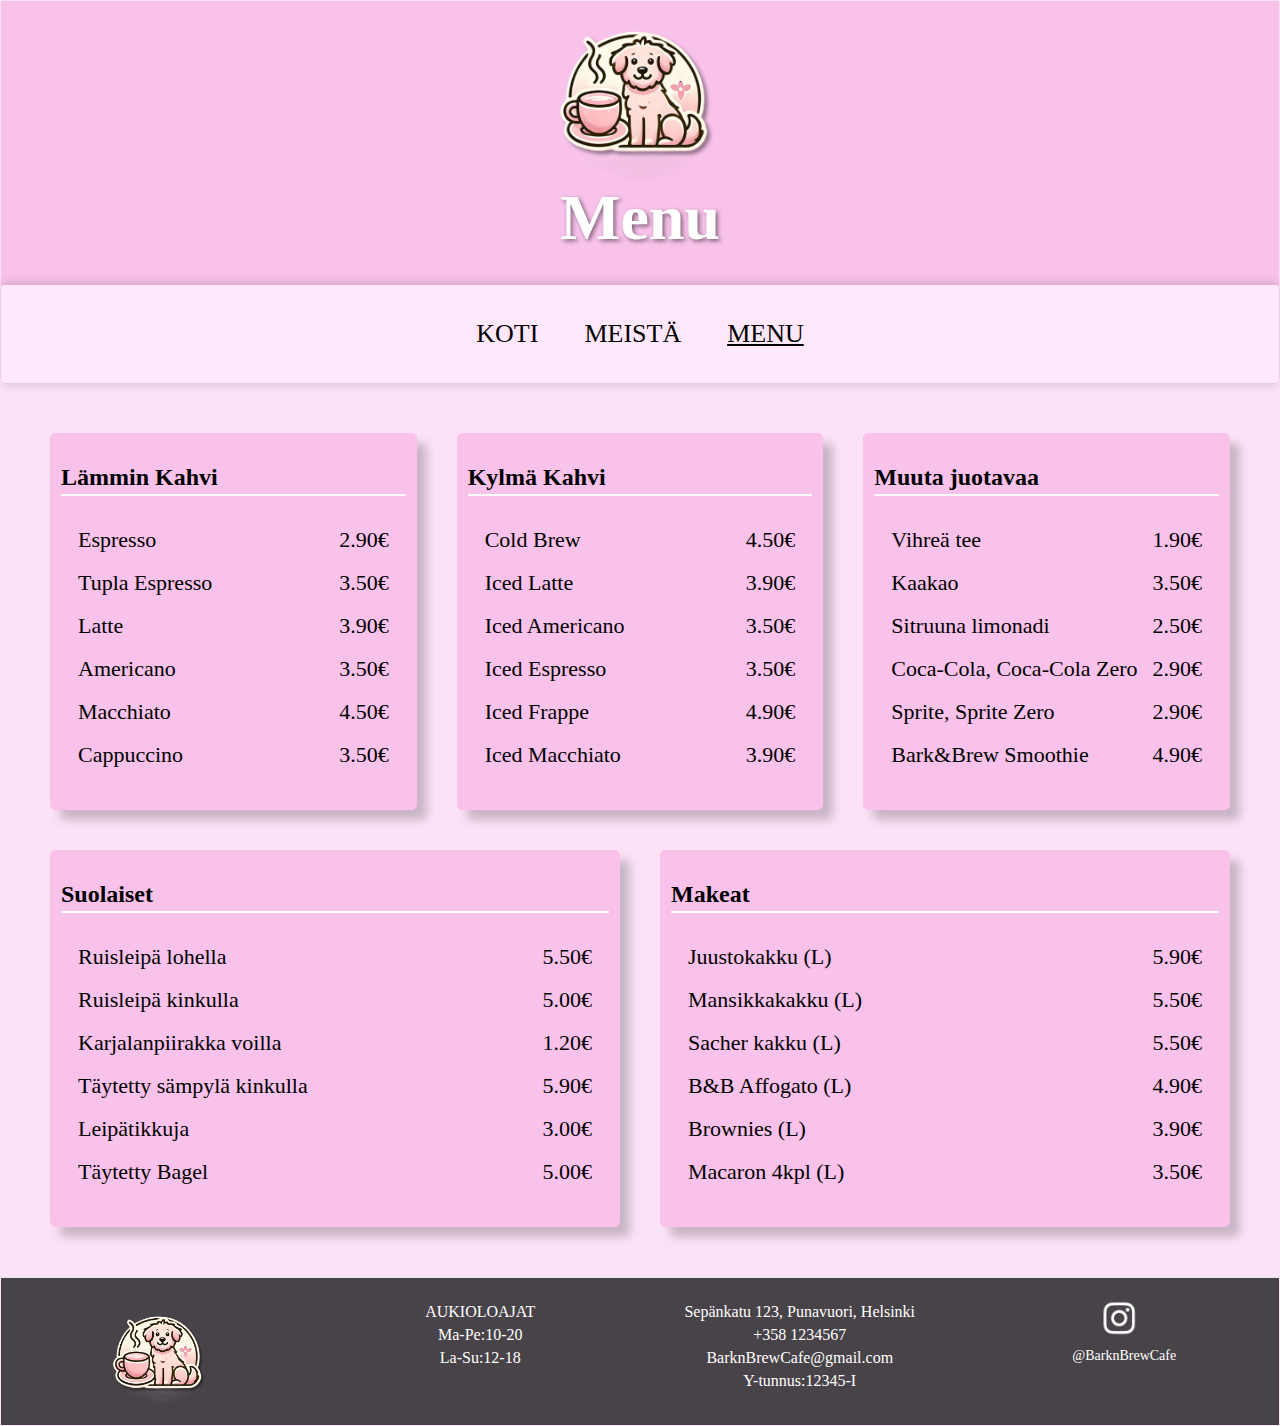
<file: BarknBrewCafe/menu.html>
<!DOCTYPE html>
<html lang="fi">
<head>
    <meta charset="UTF-8">
    <meta name="viewport" content="width=device-width, initial-scale=1.0">
    <title>Menu</title>
    <link rel="stylesheet" href="stylemenu.css">
    <link rel="icon" href="barknbrewlogo.png" type="image/png">
</head>
<body>
    <header>
        <img src="barknbrewlogo2.png" alt="Bark & Brew Logo">
        <h1>Menu</h1>
        <hr>
    </header>

    <nav>
        <p class="nav">
                <a style="font-size: 26px;" href="https://bhq683.github.io/BarknBrewCafe/">KOTI</a>
                <a style="font-size: 26px;" href="https://bhq683.github.io/BarknBrewCafe/meista.html">MEISTÄ</a>
                <a style="font-size: 26px;"  href="https://bhq683.github.io/BarknBrewCafe/menu.html" class="active">MENU</a>
        </p>
    </nav>
    
    <hr>

    <div class="menu-container">
        <div class="menu-section">
            <h2>Lämmin Kahvi</h2>
            <ul>
                <li>Espresso <span>2.90€</span></li>
                <li>Tupla Espresso <span>3.50€</span></li>
                <li>Latte <span>3.90€</span></li>
                <li>Americano <span>3.50€</span></li>
                <li>Macchiato <span>4.50€</span></li>
                <li>Cappuccino <span>3.50€</span></li>
            </ul>
        </div>
        <div class="menu-section">
            <h2>Kylmä Kahvi</h2>
            <ul>
                <li>Cold Brew <span>4.50€</span></li>
                <li>Iced Latte <span>3.90€</span></li>
                <li>Iced Americano <span>3.50€</span></li>
                <li>Iced Espresso <span>3.50€</span></li>
                <li>Iced Frappe <span>4.90€</span></li>
                <li>Iced Macchiato <span>3.90€</span></li>
            </ul>
        </div>
        <div class="menu-section">
            <h2>Muuta juotavaa</h2>
            <ul>
                <li>Vihreä tee <span>1.90€</span></li>
                <li>Kaakao <span>3.50€</span></li>
                <li>Sitruuna limonadi <span>2.50€</span></li>
                <li>Coca-Cola, Coca-Cola Zero <span>2.90€</span></li>
                <li>Sprite, Sprite Zero <span>2.90€</span></li>
                <li>Bark&Brew Smoothie <span>4.90€</span></li>
            </ul>
        </div>
        <div class="menu-section">
            <h2>Suolaiset</h2>
            <ul>
                <li>Ruisleipä lohella <span>5.50€</span></li>
                <li>Ruisleipä kinkulla <span>5.00€</span></li>
                <li>Karjalanpiirakka voilla <span>1.20€</span></li>
                <li>Täytetty sämpylä kinkulla <span>5.90€</span></li>
                <li>Leipätikkuja <span>3.00€</span></li>
                <li>Täytetty Bagel <span>5.00€</span></li>
            </ul>
        </div>
        <div class="menu-section">
            <h2>Makeat</h2>
            <ul>
                <li>Juustokakku (L) <span>5.90€</span></li>
                <li>Mansikkakakku (L) <span>5.50€</span></li>
                <li>Sacher kakku (L) <span>5.50€</span></li>
                <li>B&B Affogato (L) <span>4.90€</span></li>
                <li>Brownies (L) <span>3.90€</span></li>
                <li>Macaron 4kpl (L) <span>3.50€</span></li>
            </ul>
        </div>
    </div>

    <footer>
        <div class="footer-section footer media">
            <img class="footerlogo"src="barknbrewlogo2.png" alt="barknbrewlogo2">
        </div>
        <div class="footer-section aukiolofooter">
            <p>AUKIOLOAJAT</p>
            <p>Ma-Pe:10-20</p>
            <p>La-Su:12-18</p>
        </div>
        <div class="footer-section footerinformation">
            <p>Sepänkatu 123, Punavuori, Helsinki</p>
            <p>+358 1234567 </p>
            <p>BarknBrewCafe@gmail.com</p>
            <p>Y-tunnus:12345-I</p> 
        </div>
        <div class="footer-section footerinstagram">
            <img class="iglogo" src="iglogo3.png" alt="iglogo">
            <p class="username">@BarknBrewCafe</p>
        </div>
    </footer>
   
  </body>
  </html>
</file>
<file: BarknBrew Cafe/barknbrew.css>
body{
    margin: 0;
    font-family: Cambria, Cochin, Georgia, Times, 'Times New Roman', serif;
    background-color:#fce2f7;
}
header{
    background-color: #f8c2ea;    
}

img{
    display: block;
    width: 200px;
    align-content: center;
    margin: 0 auto;
    margin-top: auto;
    margin-bottom: -40px;
    
}
hr{
    color: rgb(255, 255, 255);
    background-color: rgb(253, 253, 253);
    border: none;
    height: 3px;
}

h1{
    text-align: center; 
    padding: 0px;
    margin-top: 0x;
    font-size: 400%;
    margin-bottom: 0px;
    color: #ffffff;
    text-shadow: 2px 2px 4px rgba(0, 0, 0, 0.5)
  }

.cafe{
    font-size: 35px;
    color: rgb(255, 255, 255);
    margin-top: 0px;
    margin-bottom: 0px;
    text-shadow: 2px 2px 4px rgba(0, 0, 0, 0.5);
}
.nav {
    color: #000000;
    padding-bottom: 0px;
    font-size: 26px;
    margin-bottom: 10;
    text-decoration: solid;
}
.nav a {
    font-size: 26px;
}


a{
    color: black;
    text-decoration: none;
}

a:hover{
    text-decoration: underline;

}

.active{
    text-decoration: underline;
}

h2{
    text-align: center;
    margin-top: 10px;
    margin-bottom: none;
}  

h3{
    text-align: center;
    font-size: 24px;
    margin-bottom: 0;

}

.tervetuloa{
    margin-bottom: 45px;
}

.teht{
    text-align: center;
    font-size: 18px;
    margin-top: -20px;
}


h5{
    text-align: center;
    font-size: 24px;
}

.auki{
    margin-bottom: -15px;
    margin-top: 25px;
}

.mape{
    margin-bottom: -10px;
}


.paw {
    margin-top: 20px;
    margin-bottom: 0px;
    width: 30px;
  }

.huom{
    
    font-size: 18px;
    text-align: center;

}
iframe{
    width:100%
    
}

footer{

    font-size: 14x;
    background-color: rgb(72, 67, 72);
    height: 150px;
    color: white;
    height: 300px;

    
}

.footerinformation{
    float: right;
  margin-top: 40px;
  align-content: flex-start;
  margin-right: 40px;

}

.iglogo{
    width: 40px;
    margin-top: 10px;
    margin-left: -10px;
    
}
.username{
    margin-top: 30px;
}

    

.footermedia{
    float:left;
    margin-top: 5px;

}
    .footerlogo{
        width: 125px;
        margin-left: 40px;
        margin-top: 20px;
        
    }

    .bnb{
        margin-left: 60px;
    }

.bnb2{
    font-size: 14px;
    margin-top: -19px;
    margin-left: 85px;
}


.aukiolofooter{
    float: right;
margin-top: 40px;
text-align: justify;
margin-right: 35px;
}
@media only screen and (min-width: 768px) {
    
}
</file>
<file: BarknBrewCafe/barknbrew.css>
body{
    margin: 0;
    font-family: Cambria, Cochin, Georgia, Times, 'Times New Roman', serif;
    background-color:#fce2f7;
}
header{
    background-color: #f8c2ea;  
    margin-bottom: 0px;
    padding-bottom: 5px;  
}

img{
    display: block;
    width: 200px;
    align-content: center;
    margin: 0 auto;
    margin-top: auto;
    margin-bottom: -40px;
    
}
hr{
    color: rgb(255, 255, 255);
    background-color: rgb(253, 253, 253);
    border: none;
    height: 3px;
}
h1{
    text-align: center; 
    padding: 0px;
    margin-top: 0;
    font-size: 400%;
    margin-bottom: 0px;
    color: #ffffff;
    text-shadow: 2px 2px 4px rgba(0, 0, 0, 0.5)
  }

.cafe{
    font-size: 35px;
    color: rgb(255, 255, 255);
    margin-top: 0px;
    margin-bottom: 10px;
    text-shadow: 2px 2px 4px #00000080;
}
nav {
    background-color: #ffe8fb; 
    padding: 10px 0;
    box-shadow: 0 -4px 8px rgba(0, 0, 0, 0.1), 0 4px 8px rgba(0, 0, 0, 0.1);
    margin: 0 0px;
    margin-top: 0;
    padding-top: -5px;
    border-radius: 4px;
    padding-bottom: 20px;
    text-align: center;
  }

.nav a {
    font-size: 26px;
    margin: 0 20px;
}


a{
    color: black;
    text-decoration: none;
}

a:hover{
    text-decoration: underline;

}

.active{
    text-decoration: underline;
}

h2{
    text-align: center;
    margin-top: 10px;
    margin-bottom: none;
}  

h3{
    text-align: center;
    font-size: 24px;
    margin-bottom: 0;

}

.tervetuloa{
    margin-bottom: 45px;
}

.teht{
    text-align: center;
    font-size: 18px;
    margin-top: -20px;
}


h5{
    text-align: center;
    font-size: 24px;
}

.auki{
    margin-bottom: -15px;
    margin-top: 25px;
}

.mape{
    margin-bottom: -10px;
}


.paw {
    margin-top: 20px;
    margin-bottom: 0px;
    width: 30px;
  }

.huom{
    
    font-size: 22px;
    text-align: center;

}
iframe{
    width:100%
}

footer {
    background-color: rgb(72, 67, 72);
    color: white;
    padding: 20px 0;
    text-align: center;
    border-top: 1px solid #e7e7e7;
    display: flex;
    flex-wrap: wrap;
    justify-content: space-around;
}

footer p {
    font-size: 19px;
    margin: 5px 0;
}

.footer-section {
    margin-bottom: 20px;
    flex: 1 1 200px;
    min-width: 150px;
}

.footerinformation img, .footermedia img {
    width: 30px;
    height: 30px;
    vertical-align: middle;
}

.footerlogo {
    width: 120px;
    height: 120px;
}

.bnb, .bnb2 {
    font-size: 20px;
    font-weight: bold;
    color: #fff;
}

.iglogo {
    width: 40px;
    height: 40px;
}

.username {
    display: inline-block;
    margin-top: 50px;
    margin-left: 10px;
    font-size: 14px;
    color: #fff;
}
.newsletter {
    background: rgb(72, 67, 72);
    padding: 0px;
    border-radius: 10px;
    text-align: center;
    margin-top: -10px;

}

input, button {
    padding: 5px;
    margin: 5px 0;
    border: 2px solid #ccc;
    border-radius: 5px;
}

button {
    background-color: #f8c2ea;
    color: #010101;
    cursor: pointer;
}
/* Responsive styles */
@media only screen and (max-width: 768px) {


    header h1 {
        font-size: 38px;
    }
    h2,h5, .huom {
        font-size: 18px ;
    }
    h3, .auki {
        font-size: 20px;
    }
    footer {
        flex-direction: column;
        align-items: center;
    }
    .footer-section {
        width: 100%;
        text-align: center;
    }
    .footerinformation, .aukiolofooter, .footerinstagram {
        text-align: center;
        margin: 10px auto;
    }
    .footermedia {
        order: -1; /* Move to the top */
        text-align: center;
    }
    .footerlogo {
        margin: 0 auto;
    }
}
</file>
<file: BarknBrew Cafe/styledogs.css>
header {
  background-color:#f8c2ea;
  margin-bottom: 0px;
}

.logo {
  display: block;
  width: 200px;
  align-content: center;
  margin: 0 auto;
  margin-bottom: -40px;
}

hr {
  border: none;
  color: rgb(255, 255, 255);
  background-color: #ffffff;
  height: 3px;
  margin: 0; /* Remove margin from hr */
}

a:hover{
  text-decoration: underline;
}

.active {
  text-decoration: underline; 
}

a {
  color: rgb(0, 0, 0);
  border: none;
  text-decoration: none;
}

h1{
  text-align: center; 
  padding: 0px;
  margin-top: 20px;
  font-size: 400%;
  margin-bottom: 30px;
  color: #ffffff;
  text-shadow: 2px 2px 4px rgba(0, 0, 0, 0.5)

}
.paw {
  margin-top: 20px;
  margin-bottom: 0px;
  width: 30px;
}

.paw2{
  width: 30px;
  margin-bottom: 20px;
  margin-top: 0px;
}

body {
    font-family: Cambria, Cochin, Georgia, Times, 'Times New Roman', serif;
    background-color: #fce2f7;
    padding: 1;
    text-align: center;
    margin: 0;
}

p{
font-size: 24px;
}

div.gallery {
    border: 1px solid	 #ccc;
    background-color: #f8c2ea;
    display: table;
    margin: 10px;
    
 }

div.gallery img {
    width: 100%;
    height: auto;

  }
  div.nimi {
    margin-bottom: 0px;
    font-size: 18px;
    font-weight: bold;
  }

  div.desc {
    padding-bottom: 5px;
    text-align: center;
    margin-top: 5px;
    font-size: 16px;
  }
  
  * {
    box-sizing: border-box;
  }

  nav {
    background-color: #ffe8fb; 
    padding: 10px 0;
    box-shadow: 0 -4px 8px rgba(0, 0, 0, 0.1), 0 4px 8px rgba(0, 0, 0, 0.1);
    margin: 0 0px; 
    border-radius: 4px;
}
.nav a {
    font-size: 26px;
}

  .responsive {
    padding: 0 6px;
    float: left;
    width: 24.99999%;
  }
  
   @media only screen and (max-width: 768px) {
      .responsive {
        width: 49.99999%;
        margin: 6px 0;
    }
  }
  
  @media only screen and (max-width: 500px) {
    .responsive {
      width: 100%;
    }
  }
</file>
<file: BarknBrew Cafe/stylemeista.css>
header {
  background-color: #f8c2ea;
  margin-bottom: 0; /* Remove bottom margin from header */
}

.logo {
  display: block;
  width: 200px;
  align-content: center;
  margin: 0 auto;
  margin-bottom: -40px;
}

hr {
  border: none;
  color: rgb(255, 255, 255);
  background-color: #ffffff;
  height: 3px;
  margin: 0; /* Remove margin from hr */
}

a:hover {
  text-decoration: underline;
}

.active {
  text-decoration: underline; 
}

a {
  color: rgb(0, 0, 0);
  border: none;
  text-decoration: none;
}

h1 {
  text-align: center; 
  padding: 0px;
  margin-top: 20px;
  font-size: 400%;
  margin-bottom: 30px;
  color: #ffffff;
  text-shadow: 2px 2px 4px rgba(0, 0, 0, 0.5);
}

h2 {
  text-align: center;
}

body {
  font-family: Cambria, Cochin, Georgia, Times, 'Times New Roman', serif;
  background-color: #fce2f7;
  padding: 1px;
  margin: 0;
}

p {
  font-size: 24px;
  margin-left: 30px;
  margin-right: 30px;
}

nav {
  background-color: #ffe8fb; 
  padding: 10px 0;
  box-shadow: 0 -4px 8px rgba(0, 0, 0, 0.1), 0 4px 8px rgba(0, 0, 0, 0.1); /* Add box shadows above and below the nav */
  margin: 0 0px; /* Add margin to ensure it doesn't touch the edges */
  border-radius: 4px;
}

.nav a {
  font-size: 26px;
}

.responsive {
  padding: 0 6px;
  float: left;
  width: 24.99999%;
}

@media only screen and (max-width: 768px) {
  .responsive {
      width: 49.99999%;
      margin: 6px 0;
  }
}

@media only screen and (max-width: 500px) {
  .responsive {
      width: 100%;
  }
}
</file>
<file: BarknBrew Cafe/stylemenu.css>
body {
    margin: 0;
    background-color: #fce2f7;
    font-family: Cambria, Cochin, Georgia, Times, 'Times New Roman', serif;
    padding: 1px; 
}

h1{
    text-align: center; 
    padding: 0px;
    margin-top: 20px;
    font-size: 400%;
    margin-bottom: 30px;
    color: #ffffff;
    text-shadow: 2px 2px 4px rgba(0, 0, 0, 0.5);
  
  }

p {
    font-size: 24px;
}

hr {
    border: none;
    color: rgb(255, 255, 255);
    background-color: rgb(255, 255, 255);
    height: 0px;
    margin: 0
}

header {
    background-color:#f8c2ea;
    margin-bottom: 0px;
}
nav {
    background-color: #ffe8fb; 
    padding: 10px 0;
    box-shadow: 0 -4px 8px rgba(0, 0, 0, 0.1), 0 4px 8px rgba(0, 0, 0, 0.1);
    margin: 0 0px; 
    border-radius: 4px;
}
a {
    color:#000000;
    border: none;
    text-decoration: none;
}

a:hover {
    text-decoration: underline; /* Underline on hover */
}

.active {
    text-decoration: underline;
}

img {
    display: block;
    margin: 0 auto;
    width: 200px;
    margin-bottom: -40px;
}

ul {
    list-style-type: none;
    padding: 0;
    border: 1px solid #f8c2ea;
    font-size: 22px;
}

ul li {
    padding: 8px 16px;
    border-bottom: 1px solid #f8c2ea;
    display: flex;
    justify-content: space-between;
    
}

ul li:last-child {
    border-bottom: none;
}
li span {
    color: #000000;
}
.menu-container {
    display: flex;
    flex-wrap: wrap;
    justify-content: center;
    gap: 20px;
    max-width: 1200px;
    margin: 40px auto;
}
.menu-section {
    flex: 1 1 300px;
    margin: 10px;
    padding: 10px;
    border: 1px solid #f8c2ea;
    border-radius: 5px;
    box-shadow: 0 0 10px rgba(0, 0, 0, 0.1);
    background-color:#f8c2ea
}
.menu-section h2 {
    border-bottom: 2px solid #f9f9f9; /* Underline for section headings */
    padding-bottom: 3px;
}
.nav {
    background-color: gray;
    padding-bottom: 0px;
    font-size: 26px;
    margin-bottom: 10;

}
.nav a {
    font-size: 26px;
}
@media (max-width: 768px) {
    body {
        font-size: 14px;
    }
    .nav a {
        font-size: 12px;
    }
    .menu-container {
        flex-direction:column;
        align-items: center;
        gap:10px;
        padding: 0;
        
    }
    .menu-section {
        margin: 5px 0;
        width: 90%
    }
    .menu section li {
       flex-direction: column;
       align-items: flex-start;
    }
    .menu section li span {
        display: block;
        width: 100%;
        text-align: right;
    }
}
</file>
<file: BarknBrewCafe/stylemeista.css>
body {
  font-family: Cambria, Cochin, Georgia, Times, 'Times New Roman', serif;
  background-color: #fce2f7;
  padding: 1;
  margin: 0;
}

html, body {
height: 100%;
margin: 0;
display: flex;
flex-direction: column;
}

header {
  background-color:#f8c2ea;
  margin-bottom: 0px;
}

.logo {
  display: block;
  width: 200px;
  align-content: center;
  margin: 0 auto;
  margin-bottom: -40px;
}

h1{
  text-align: center; 
  padding: 0px;
  margin-top: 20px;
  font-size: 400%;
  margin-bottom: 30px;
  color: #ffffff;
  text-shadow: 2px 2px 4px rgba(0, 0, 0, 0.5)
}

hr {
  border: none;
  color: rgb(255, 255, 255);
  background-color: #ffffff;
  height: 3px;
  margin: 0;
}

nav {
  background-color: #ffe8fb; 
  padding: 10px 0;
  box-shadow: 0 -4px 8px rgba(0, 0, 0, 0.1), 0 4px 8px rgba(0, 0, 0, 0.1);
  margin: 0 0px;
  border-radius: 4px;
  text-align: center;
}

.nav a {
  font-size: 26px;
  margin: 0 20px;
}

a:hover{
  text-decoration: underline;
}

.active {
  text-decoration: underline; 
}

a {
  color: rgb(0, 0, 0);
  border: none;
  text-decoration: none;
}

main {
  flex: 1;
}

h2{
  text-align: center;
}

.otsikko {
  margin-left: 50px;
  margin-right: 50px;
  text-align: left;
 }

p{
  font-size: 24px;
  margin-left: 50px;
  margin-right: 50px;
}

ul{
  margin-left: 20px;
  margin-right: 50px;
}

.paw {
  margin-top: 20px;
  margin-bottom: 0px;
  width: 30px;
  margin-left: 110px;
}

div.gallery { 
    border: 1px solid	 #ccc;
    background-color: #f8c2ea;
    display: table;
    margin: 10px;
    margin-left: 10px;
    margin-right: 10px;
}

div.gallery img {
    width: 100%;
    height: auto;
    max-width: 100%;
}

div.nimi {
    margin-bottom: 0px;
    font-size: 18px;
    font-weight: bold;
    text-align: center;
}

div.desc {
    padding-bottom: 5px;
    text-align: center;
    margin-top: 5px;
    font-size: 16px;
}
  
* {
    box-sizing: border-box;
}

nav {
    background-color: #ffe8fb; 
    padding: 10px 0;
    box-shadow: 0 -4px 8px rgba(0, 0, 0, 0.1), 0 4px 8px rgba(0, 0, 0, 0.1);
    margin: 0 0px;
    margin-top: 0;
    padding-top: 3px;
    padding-bottom: 3px;
    border-radius: 4px;
    text-align: center;
}

.nav a {
    font-size: 26px;
    margin: 0 20px
}

footer {
  background-color: rgb(72, 67, 72);
  color: white;
  padding: 10px 0;
  text-align: center;
  border-top: 1px solid #e7e7e7;
  display: flex;
  flex-wrap: wrap;
  justify-content: space-around;
}

footer p {
  font-size: 16px;
  margin: 5px 0;
}

.footer-section {
  margin-bottom: 10px;
  flex: 1 1 200px;
  min-width: 150px;
}

.footerlogo {
  width: 120px;
  height: 120px;
  margin: 0 auto;
  margin-top: 10px;
}

.iglogo {
  width: 40px;
  height: 40px;
  margin: 0 auto;
}

.aukiolofooter {
  margin-top: 10px;
}

.footerinformation {
  margin-top: 10px;
}

.username {
  display: inline-block;
  margin-left: 10px;
  font-size: 14px;
  color: #fff;
  text-align: center;
}

.footerinstagram {
  display: flex;
  flex-direction: column;
  align-items: center;
  margin-top: 10px;
}

.responsive {
  padding: 0 6px;
  float: left;
  width: 24.99999%;
}

@media only screen and (max-width: 768px) {
  .responsive {
    width: 49.99999%;
    margin: 6px 0;
  }

  h1 {
    font-size: 300%;
  }

  p {
    font-size: 20px;
  }

  .nav a {
    font-size: 20px;
    margin: 0 2px;
  }
  
  footer {
    flex-direction: column;
    align-items: center;
  }

.footer-section {
    width: 100%;
    text-align: center;
  }

.footerinformation, .aukiolofooter, .footerinstagram {
    text-align: center;
    margin: 10px auto;
  }

.footermedia {
    order: -1;
    text-align: center;
  }

.footerlogo {
    margin: 0 auto;
    display:block;
  }
}
</file>
<file: BarknBrewCafe/stylemenu.css>
body {
    margin: 0;
    background-color: #fce2f7;
    font-family: Cambria, Cochin, Georgia, Times, 'Times New Roman', serif;
    padding: 1px; 
}

header {
    background-color:#f8c2ea;
    margin-bottom: 0px;
}

h1{
    text-align: center; 
    padding: 0px;
    margin-top: 20px;
    font-size: 400%;
    margin-bottom: 30px;
    color: #ffffff;
    text-shadow: 2px 2px 4px rgba(0, 0, 0, 0.5);
}
img {
    display: block;
    margin: 0 auto;
    width: 200px;
    margin-bottom: -40px;
}
nav {
    background-color: #ffe8fb; 
    padding: 10px 0;
    box-shadow: 0 -4px 8px rgba(0, 0, 0, 0.1), 0 4px 8px rgba(0, 0, 0, 0.1);
    margin: 0 0px; 
    border-radius: 4px;
    text-align: center;
}

.nav a {
    font-size: 26px;
    margin: 0 20px;
}

p {
    font-size: 24px;
}

hr {
    border: none;
    color: rgb(255, 255, 255);
    background-color: rgb(255, 255, 255);
    height: 0px;
    margin: 0
}

a {
    color:#000000;
    border: none;
    text-decoration: none;
}

a:hover {
    text-decoration: underline; /* Underline on hover */
}

.active {
    text-decoration: underline;
}

ul {
    list-style-type: none;
    padding: 0;
    border: 1px solid #f8c2ea;
    font-size: 22px;
}

ul li {
    padding: 8px 16px;
    border-bottom: 1px solid #f8c2ea;
    display: flex;
    justify-content: space-between;
    
}

ul li:last-child {
    border-bottom: none;
}

li span {
    color: #000000;
}

.menu-container {
    display: flex;
    flex-wrap: wrap;
    justify-content: center;
    gap: 20px;
    max-width: 1200px;
    margin: 40px auto;
}

.menu-section {
    flex: 1 1 300px;
    margin: 10px;
    padding: 10px;
    border: 1px solid #f8c2ea;
    border-radius: 5px;
    box-shadow: 10px 10px 10px rgba(0, 0, 0, 0.2);
    background-color:#f8c2ea;
}

.menu-section h2 {
    border-bottom: 2px solid #f9f9f9;
    padding-bottom: 3px;
}

footer {
    background-color: rgb(72, 67, 72);
    color: white;
    padding: 20px 0; /* Adjust padding as needed */
    text-align: center;
    border-top: 1px solid #e7e7e7;
    display: flex;
    flex-wrap: wrap;
    justify-content: space-around;
}

footer p {
    font-size: 16px;
    margin: 5px 0;
}

.footer-section {
    margin-bottom: 10px;
    flex: 1 1 200px;
    min-width: 150px;
}

.footerinformation img, .footermedia img {
    width: 30px;
    height: 30px;
}

.footerlogo {
    width: 120px;
    height: 120px;
}

.iglogo {
    width: 40px;
    height: 40px;
}

.username {
    display: inline-block;
    margin-top: 50px;
    margin-left: 10px;
    font-size: 14px;
    color: #fff;
}

/* Responsive styles */
@media (max-width: 768px) {

    header h1 {
        font-size: 42px;
    }

    .menu-container {
        flex-direction: column;
        align-items: center;
        gap: 10px;
        padding: 0;
    }
    .menu-section {
        margin: 5px 0;
        width: 85%;
        padding: 5px;
    }
    .menu-section h2 {
        font-size: 20px;
    }
    ul {
        font-size: 18px;
    }
    ul li {
        padding: 10px 10px;
    }
    ul li span {
        font-size: 15px;
    }
    footer {
        flex-direction: column;
        align-items: center;
    }
    .footer-section {
        width: 100%;
        text-align: center;
    }
    .footerinformation, .aukiolofooter, .footerinstagram {
        text-align: center;
        margin: 10px auto;
    }
    .footermedia {
        order: -1; /* Move to the top */
        text-align: center;
    }
    .footerlogo {
        margin: 0 auto;
        display:block;
    }
}
</file>
